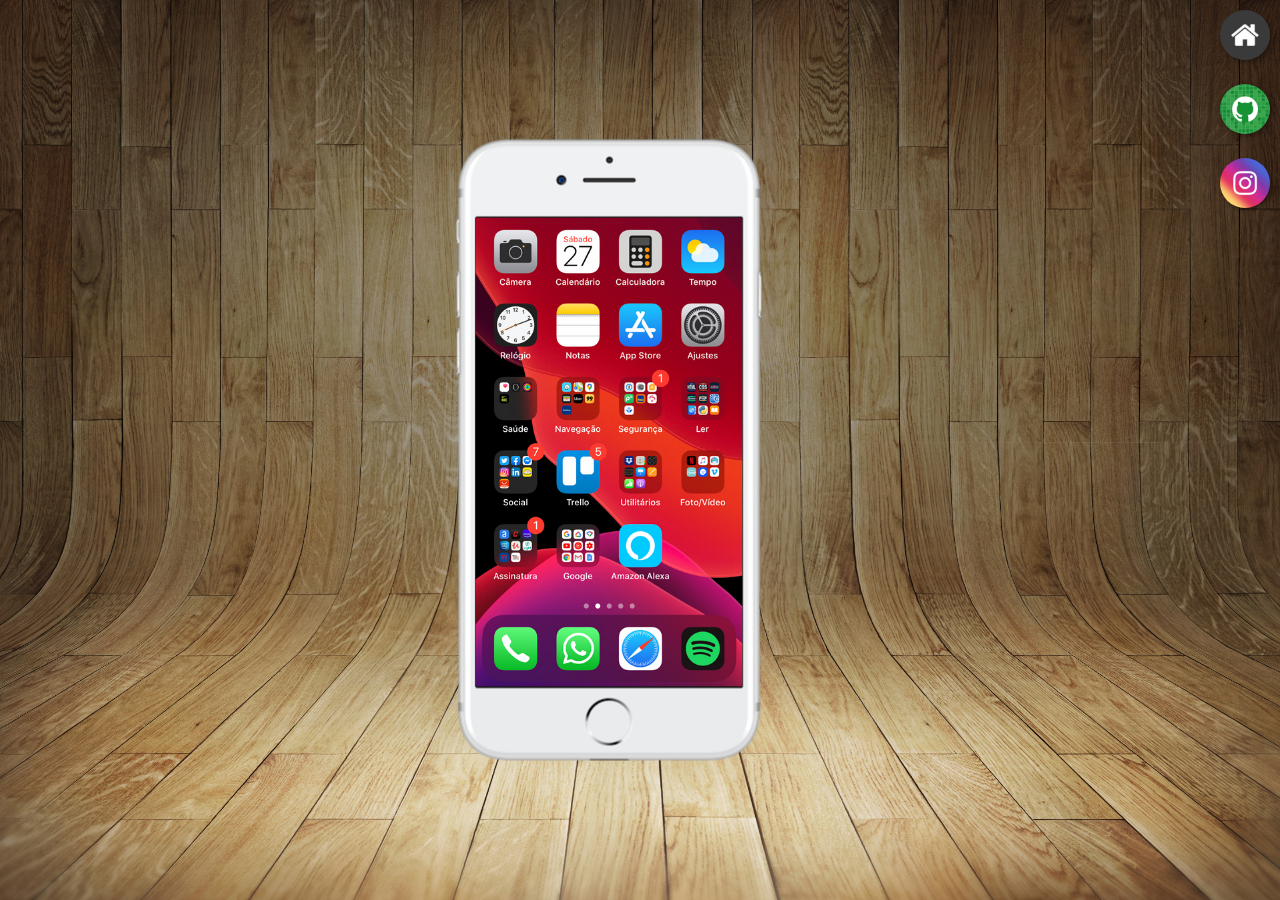
<file: index.html>
<!DOCTYPE html>
<html lang="pt-br">
<head>
    <meta charset="UTF-8">
    <meta name="viewport" content="width=device-width, initial-scale=1.0">
    <link rel="shortcut icon" href="Favicon.ico" type="image/x-icon">
    <link rel="stylesheet" href="estilos/style.css">
    <title>Projeto Redes Sociais</title>
    
</head>
<body>
    <main>
        <section id="telefone">
            <iframe src="home.html" name="tela" id="tela" frameborder="0"></iframe>
        </section>
        <section id="rede-sociais">
            <a href="home.html" target="tela"><img src="imagens/logo-home.jpg" alt="Home"></a><br>
            <a href="github.html" target="tela"><img src="imagens/logo-github.jpg" alt="Github"></a><br>
            <a href="instagram.html" target="tela"><img src="imagens/logo-instagram.jpg" alt="instagram"></a>
        </section>
    </main>
    
</body>
</html>
</file>
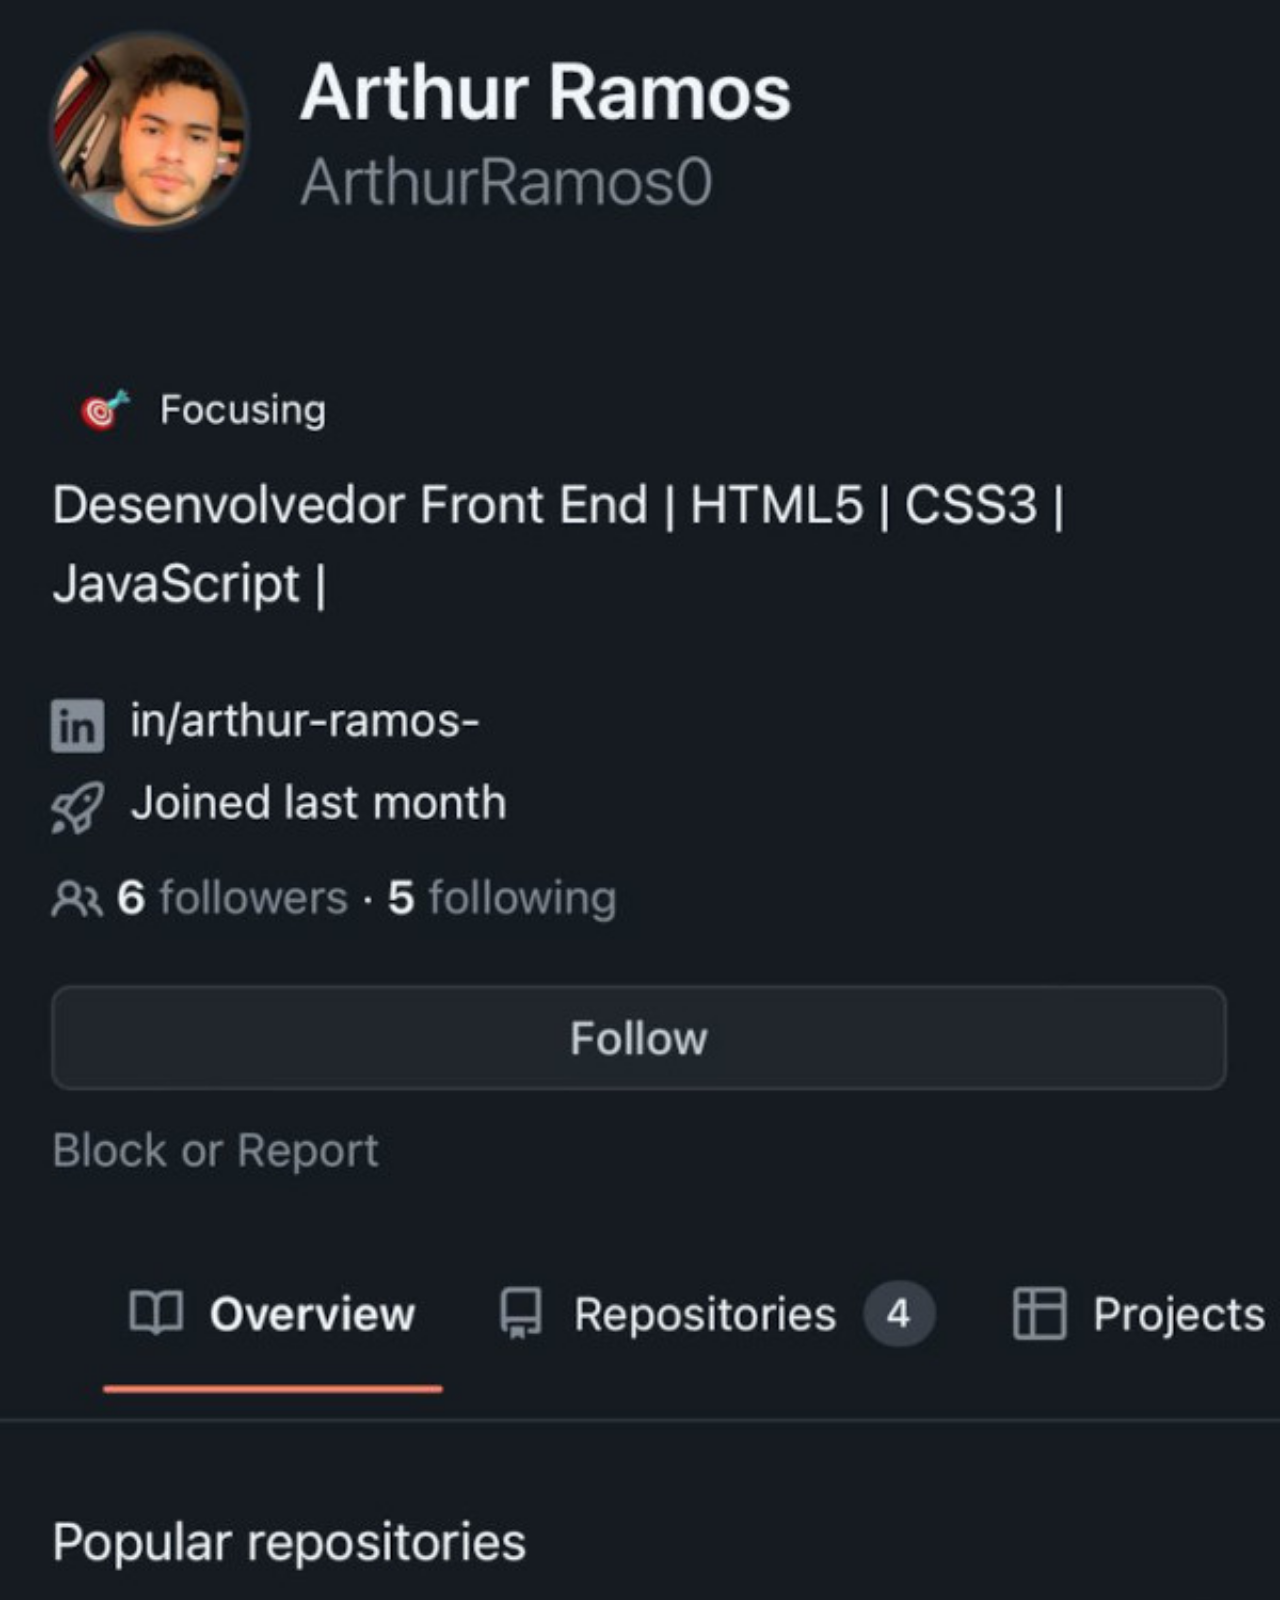
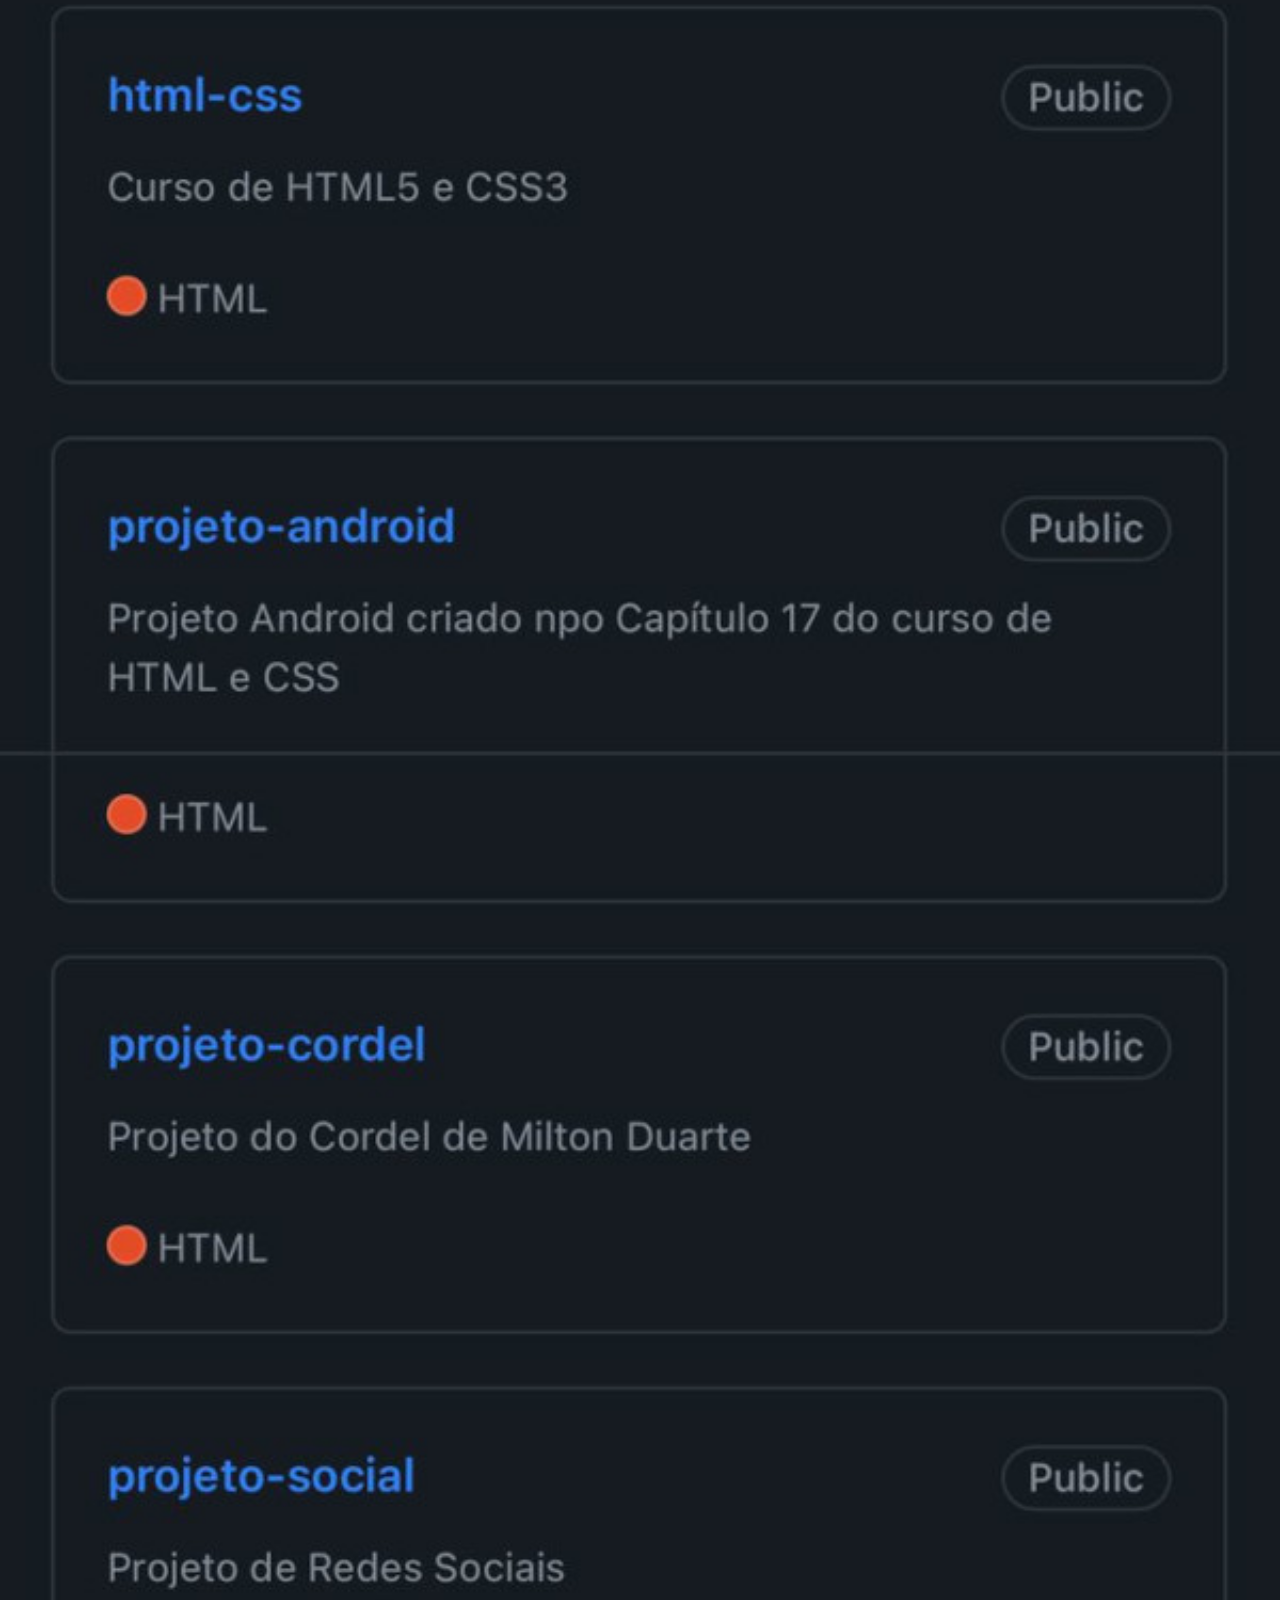
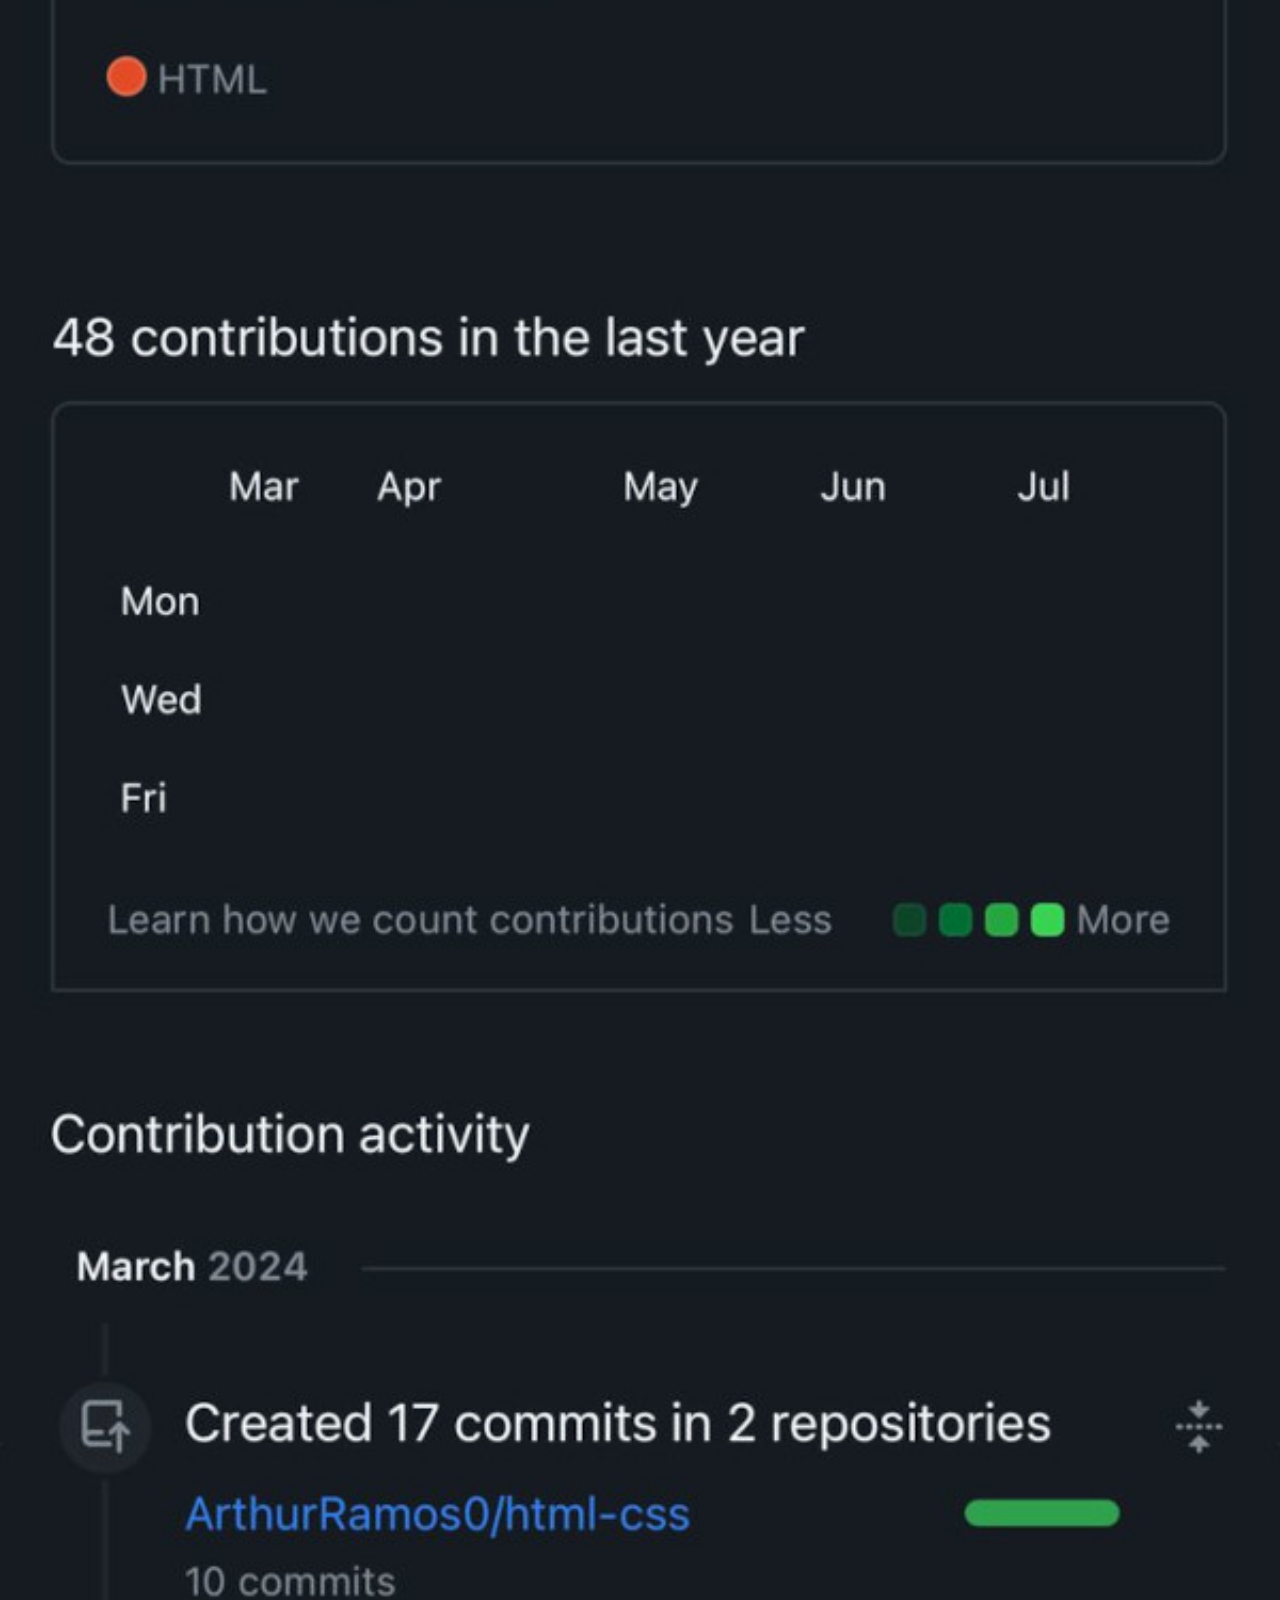
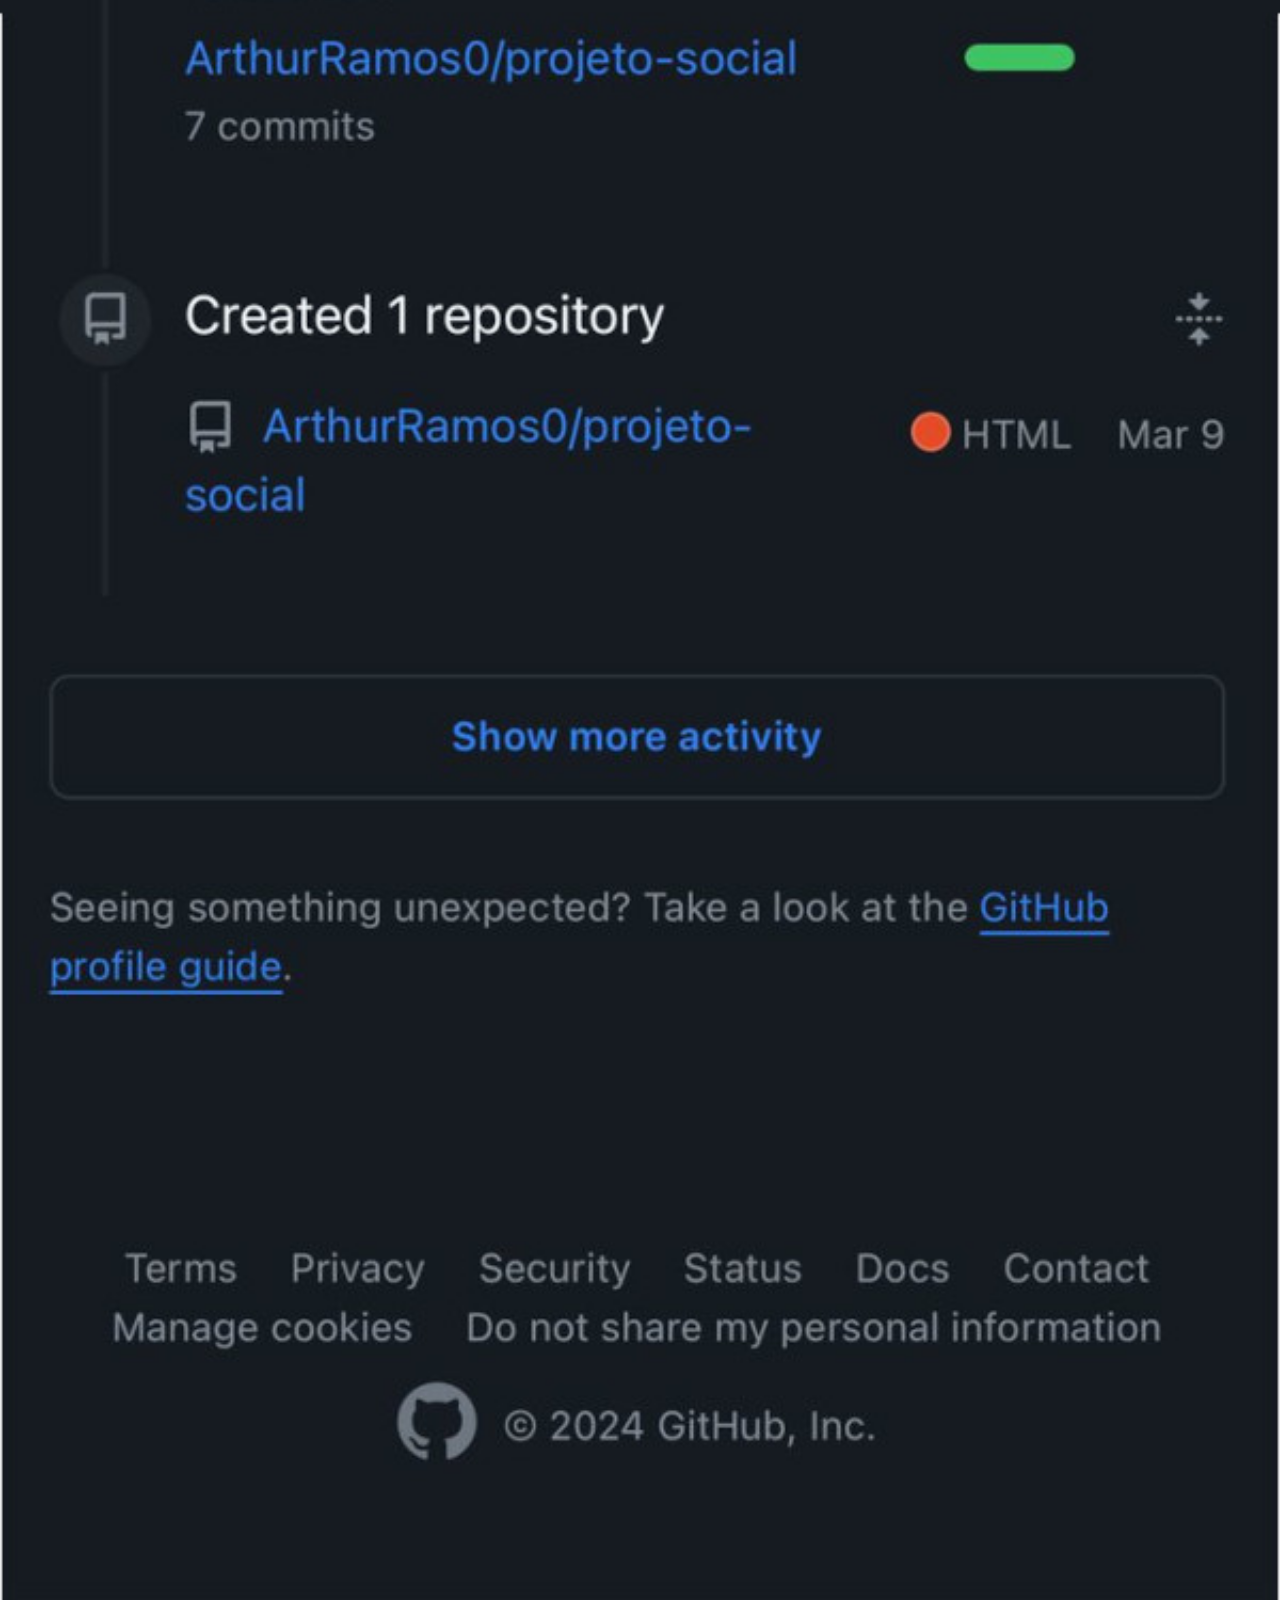
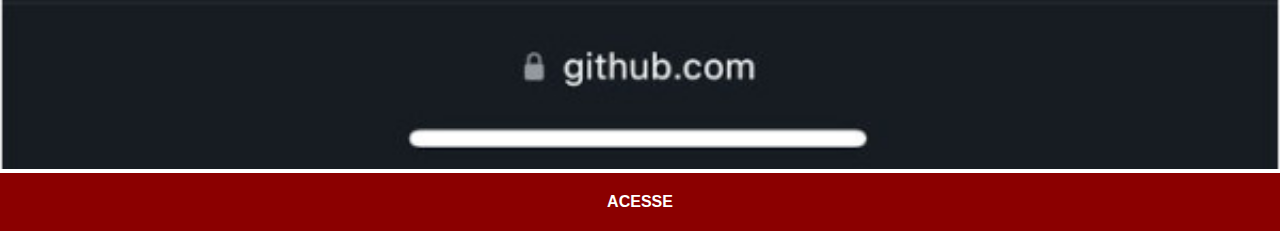
<file: github.html>
<!DOCTYPE html>
<html lang="pt-br">
<head>
    <meta charset="UTF-8">
    <meta name="viewport" content="width=device-width, initial-scale=1.0">
    <title>YouTube</title>
    <link rel="stylesheet" href="estilos/social.css">
    <style>
        
    </style>
</head>
<body>
    <img src="imagens/tela-github-arthur.jpg" alt="Github">
    <a href="https://github.com/ArthurRamos0" target="_blank">ACESSE</a>
</body>
</html>
</file>
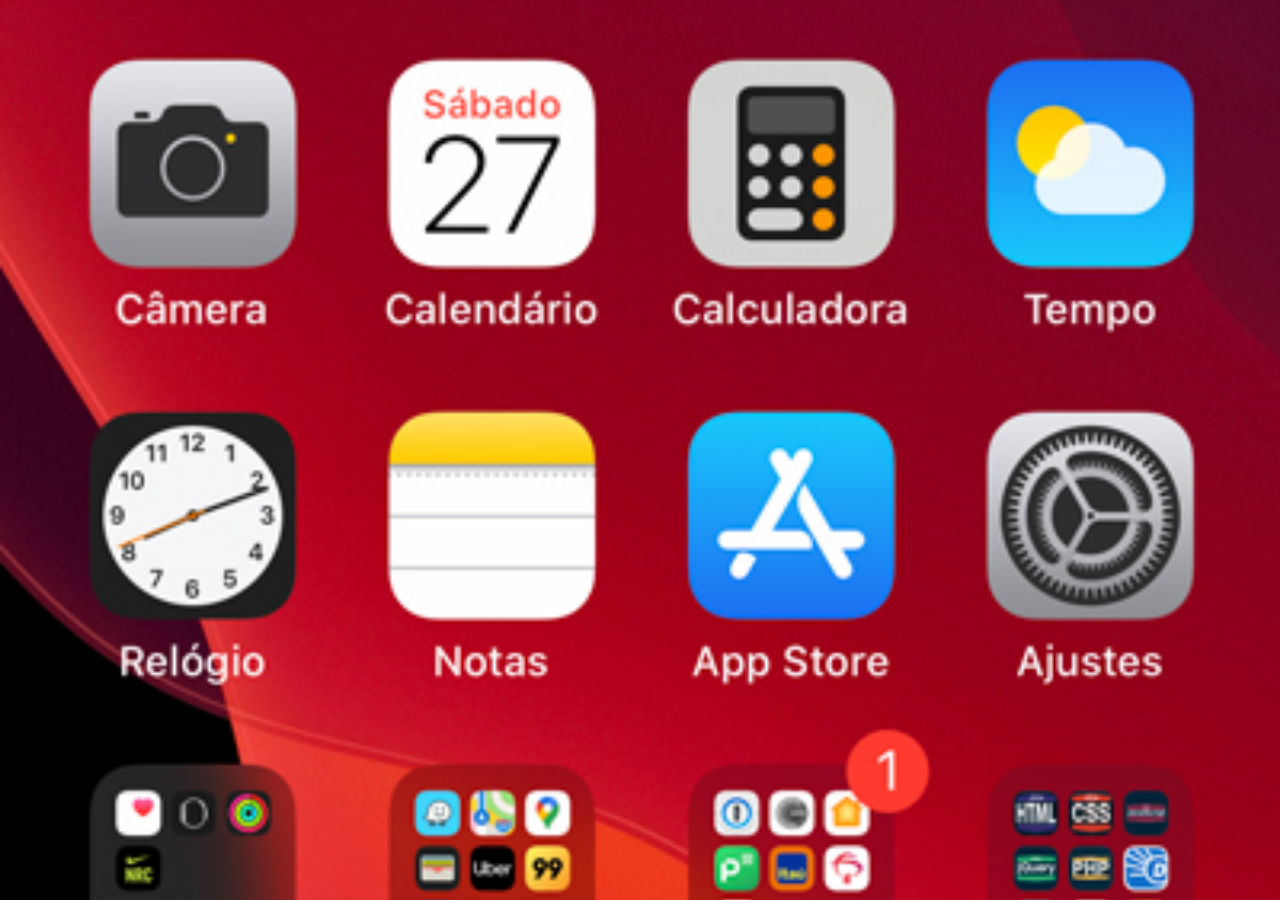
<file: home.html>
<!DOCTYPE html>
<html lang="pt-br">
<head>
    <meta charset="UTF-8">
    <meta name="viewport" content="width=device-width, initial-scale=1.0">
    <title>Document</title>
    
</head>
<style>
    * {
        margin:0px;
        padding: 0px;
    }

    body {
        width: 100vw;
        height: 100vh;
        background: black url('imagens/tela-home.jpg') no-repeat top center ;
        background-size: cover;
    }
</style>
<body>
    
</body>
</html>
</file>
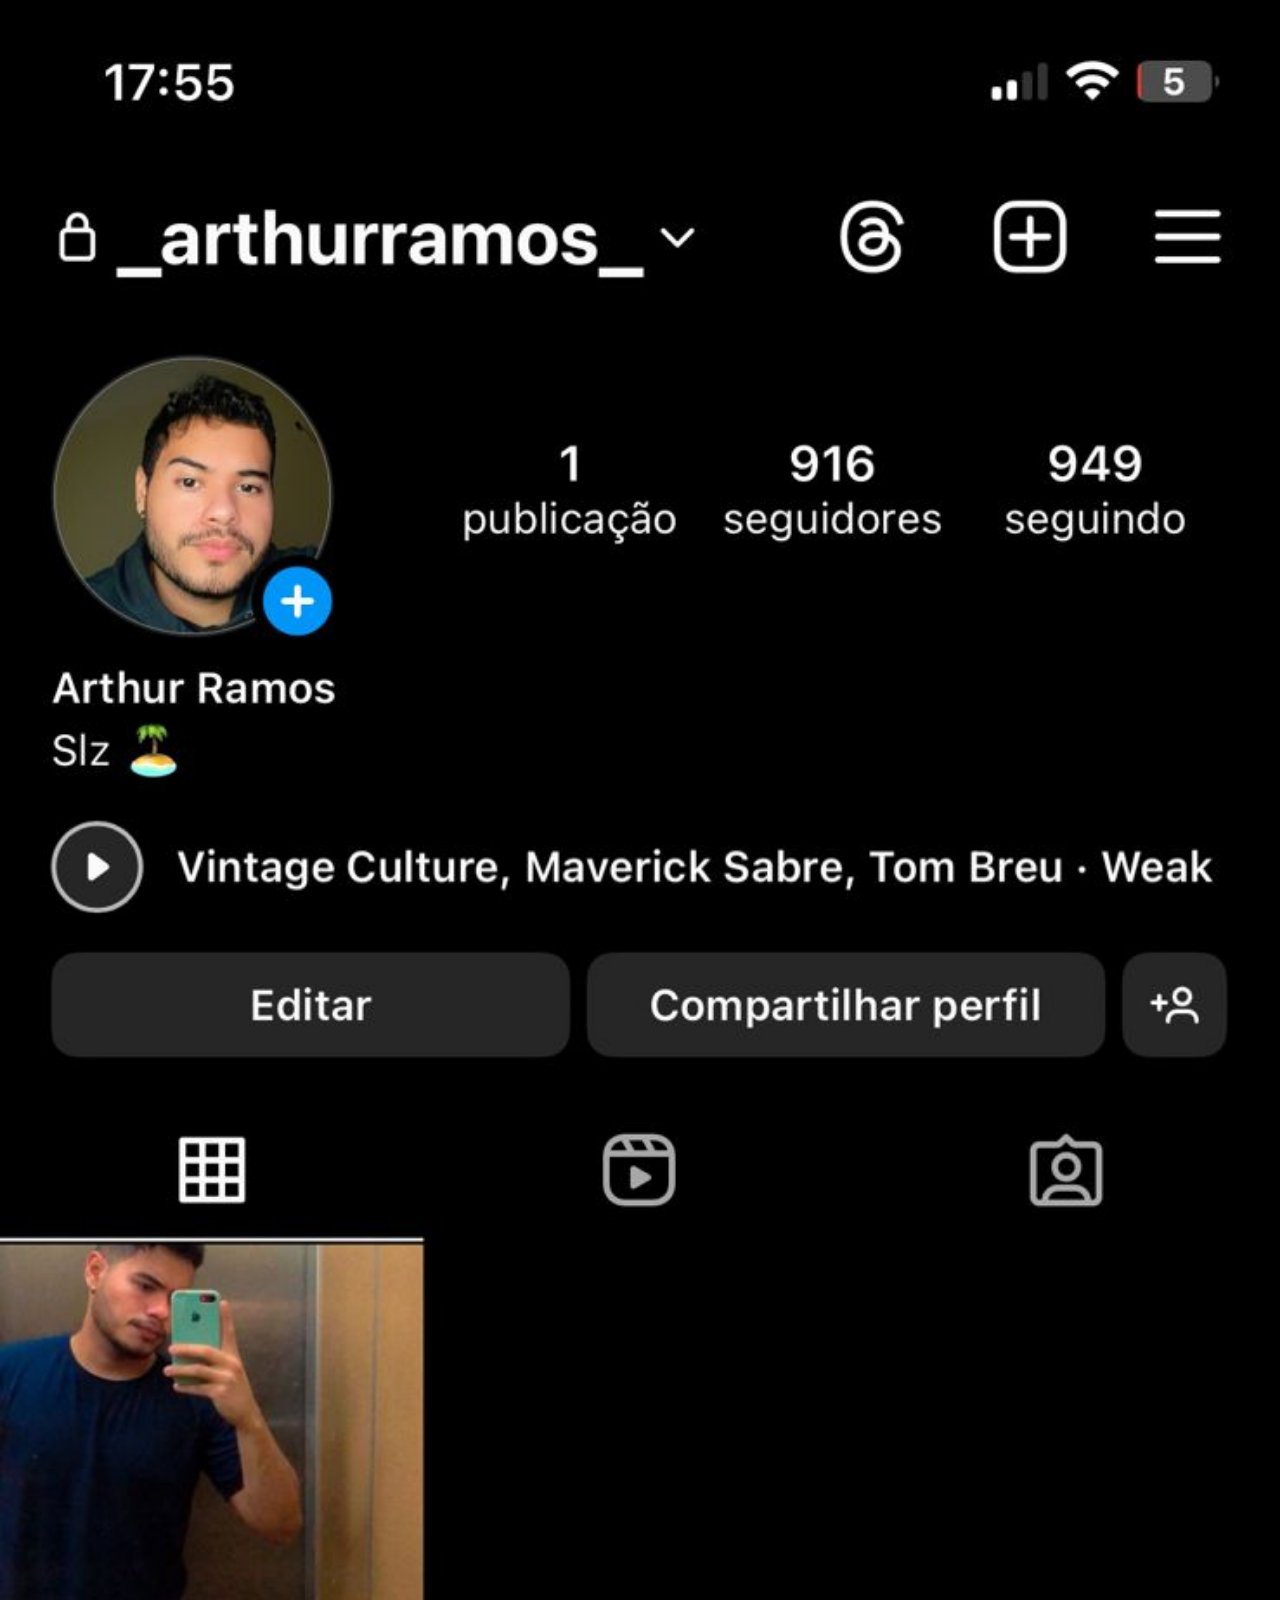
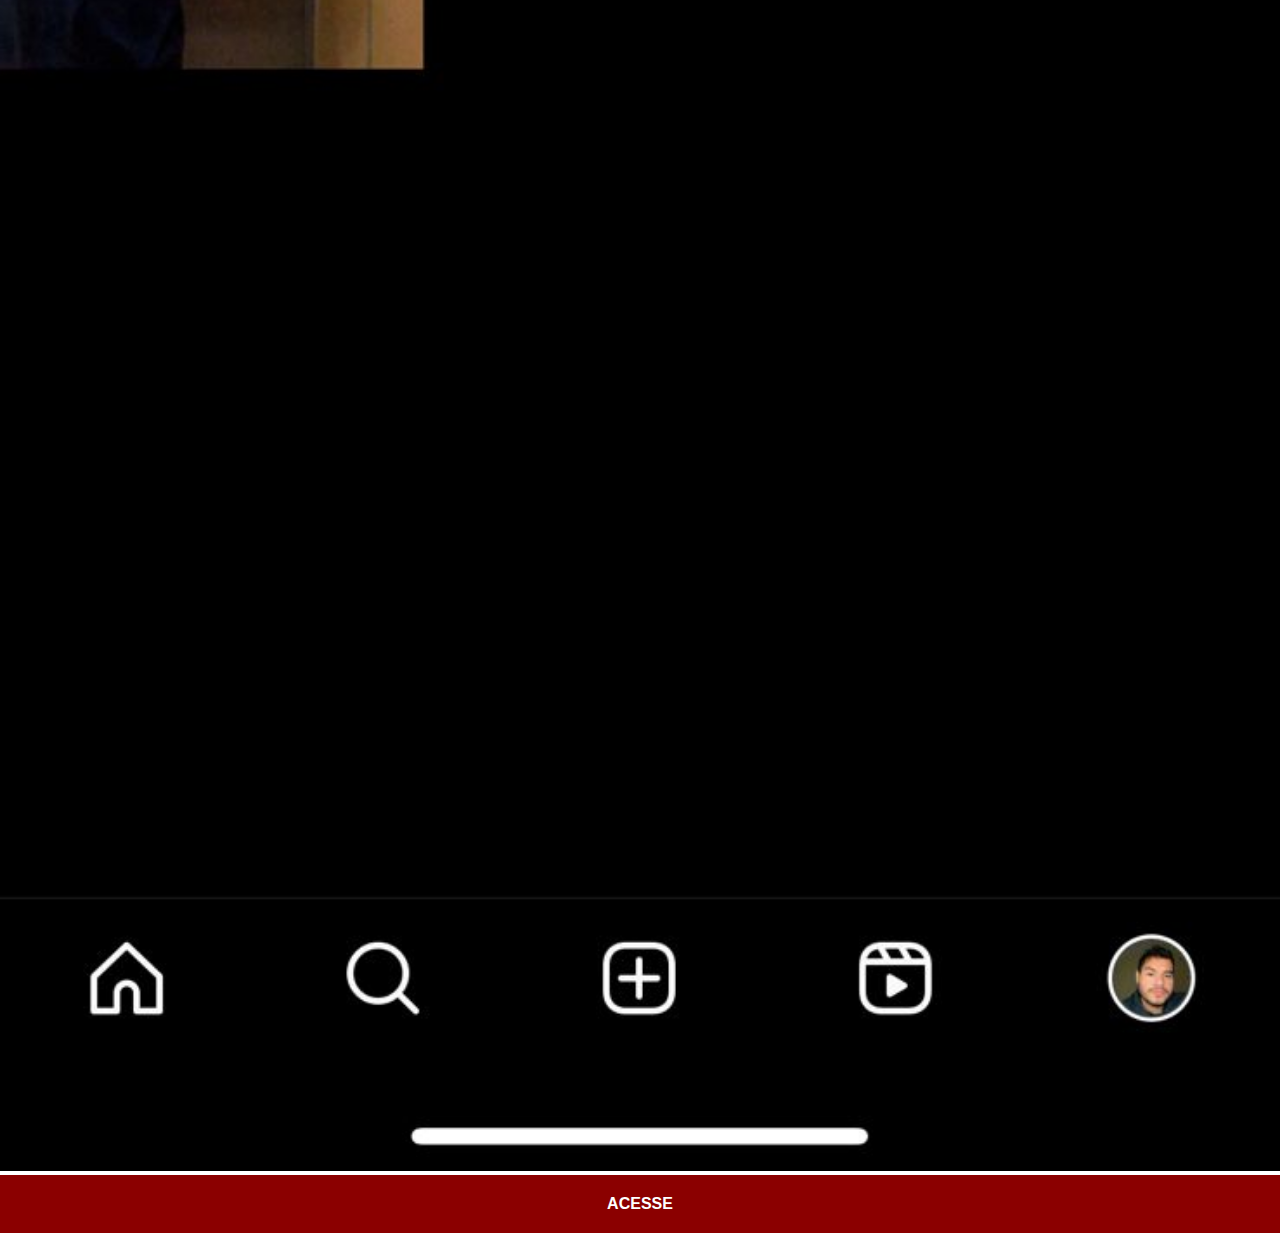
<file: instagram.html>
<!DOCTYPE html>
<html lang="pt-br">
<head>
    <meta charset="UTF-8">
    <meta name="viewport" content="width=device-width, initial-scale=1.0">
    <link rel="stylesheet" href="estilos/social.css">
    <title>Instagram</title>
</head>
<body>
    <img src="imagens/tela-insta-arthur.jpg" alt="Instagram">
    <a href="https://www.instagram.com/arthurramos?igsh=MWV5M2w2ZXB5dnhuaA==" target="_blank">ACESSE</a>
    
</body>
</html>
</file>
<file: estilos/style.css>
@charset "UTF-8";

* {
    margin: 0px;
    padding: 0px;
    font-family: Arial, Helvetica, sans-serif;
}

html,body {
    height: 100vh;
    width: 100vw;
    background-color: black;
}

body {
    background: url(../imagens/fundo-madeira.jpg) no-repeat top center;
    background-size: cover;
    background-attachment: fixed;
}

main {
    height: 100vh;
    position: relative;
   
}

section#telefone {
    position: absolute;
    top: 50%;
    left: 50%;
    transform: translate(-60%, -50% );

    height: 627px;
    width: 311px;
    background: url('../imagens/frame-iphone.png') no-repeat;
}

iframe#tela {
    position: relative;
    top: 81px;
    left: 22px;
    width: 267px;
    height: 469px;
}
section#rede-sociais {
    text-align: right;
}
section#rede-sociais img {
    width: 50px;
    margin: 10px;
    border-radius: 50%;
    box-shadow: 2px 2px 5px rgba(0, 0, 0, 0.404);
    box-sizing: border-box;

}

section#rede-sociais img:hover {
    border: 2px solid rgba(255, 255, 255, 0.637);
    transform: translate(-3px, -3px) ;
    box-shadow: 5px 5px 10px rgba(0, 0, 0, 0.692);
    transition: transform .4s, border 1s;
}
</file>
<file: estilos/social.css>
@charset "UTF8";

* {
    margin: 0px;
    padding: 0px;
    font-family: Arial, Helvetica, sans-serif;
} 

::-webkit-scrollbar {
    width: 0px;
    height: 0px;
}

img {
    width: 100vw;

}

a {
    display: block;
    background-color: darkred;
    color: white;
    padding: 20px;
    text-align: center;
    font-weight: bolder;
    text-decoration: none;
}

a:hover {
    background-color: red;
}
</file>
